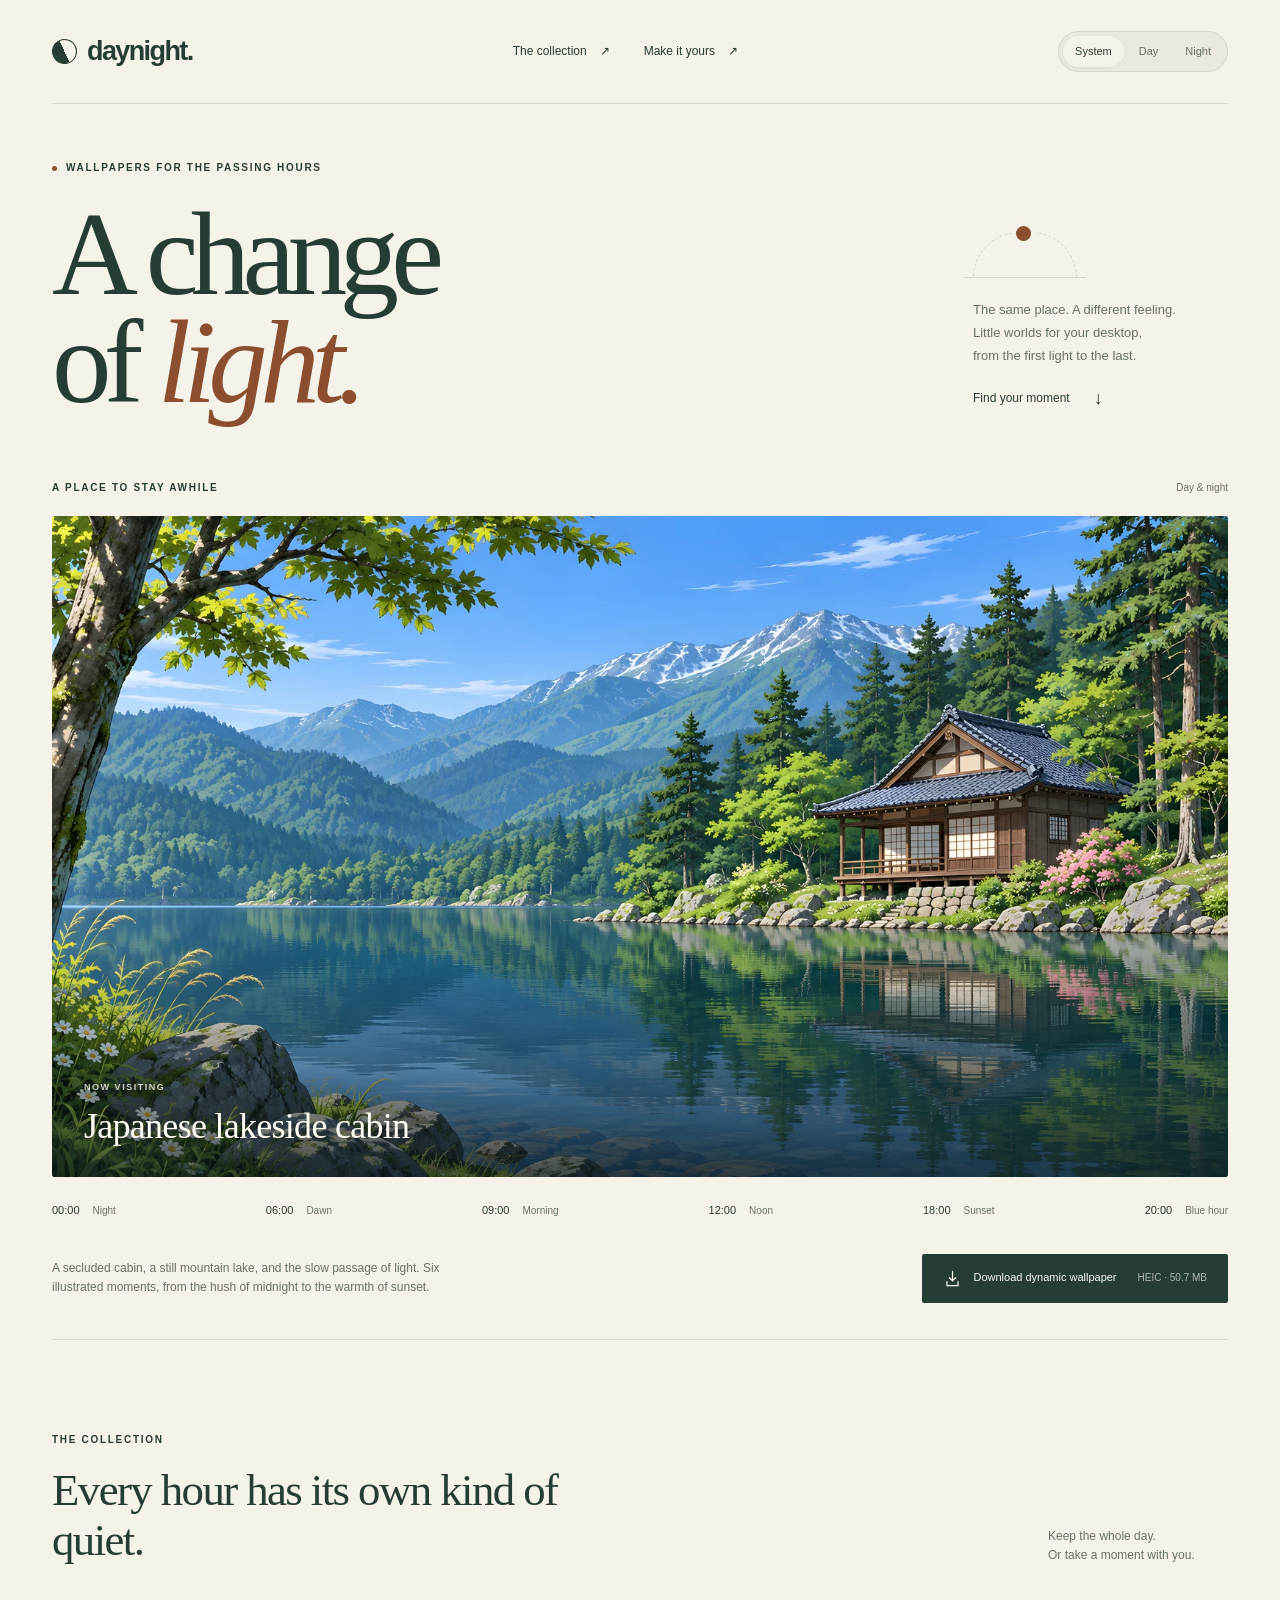
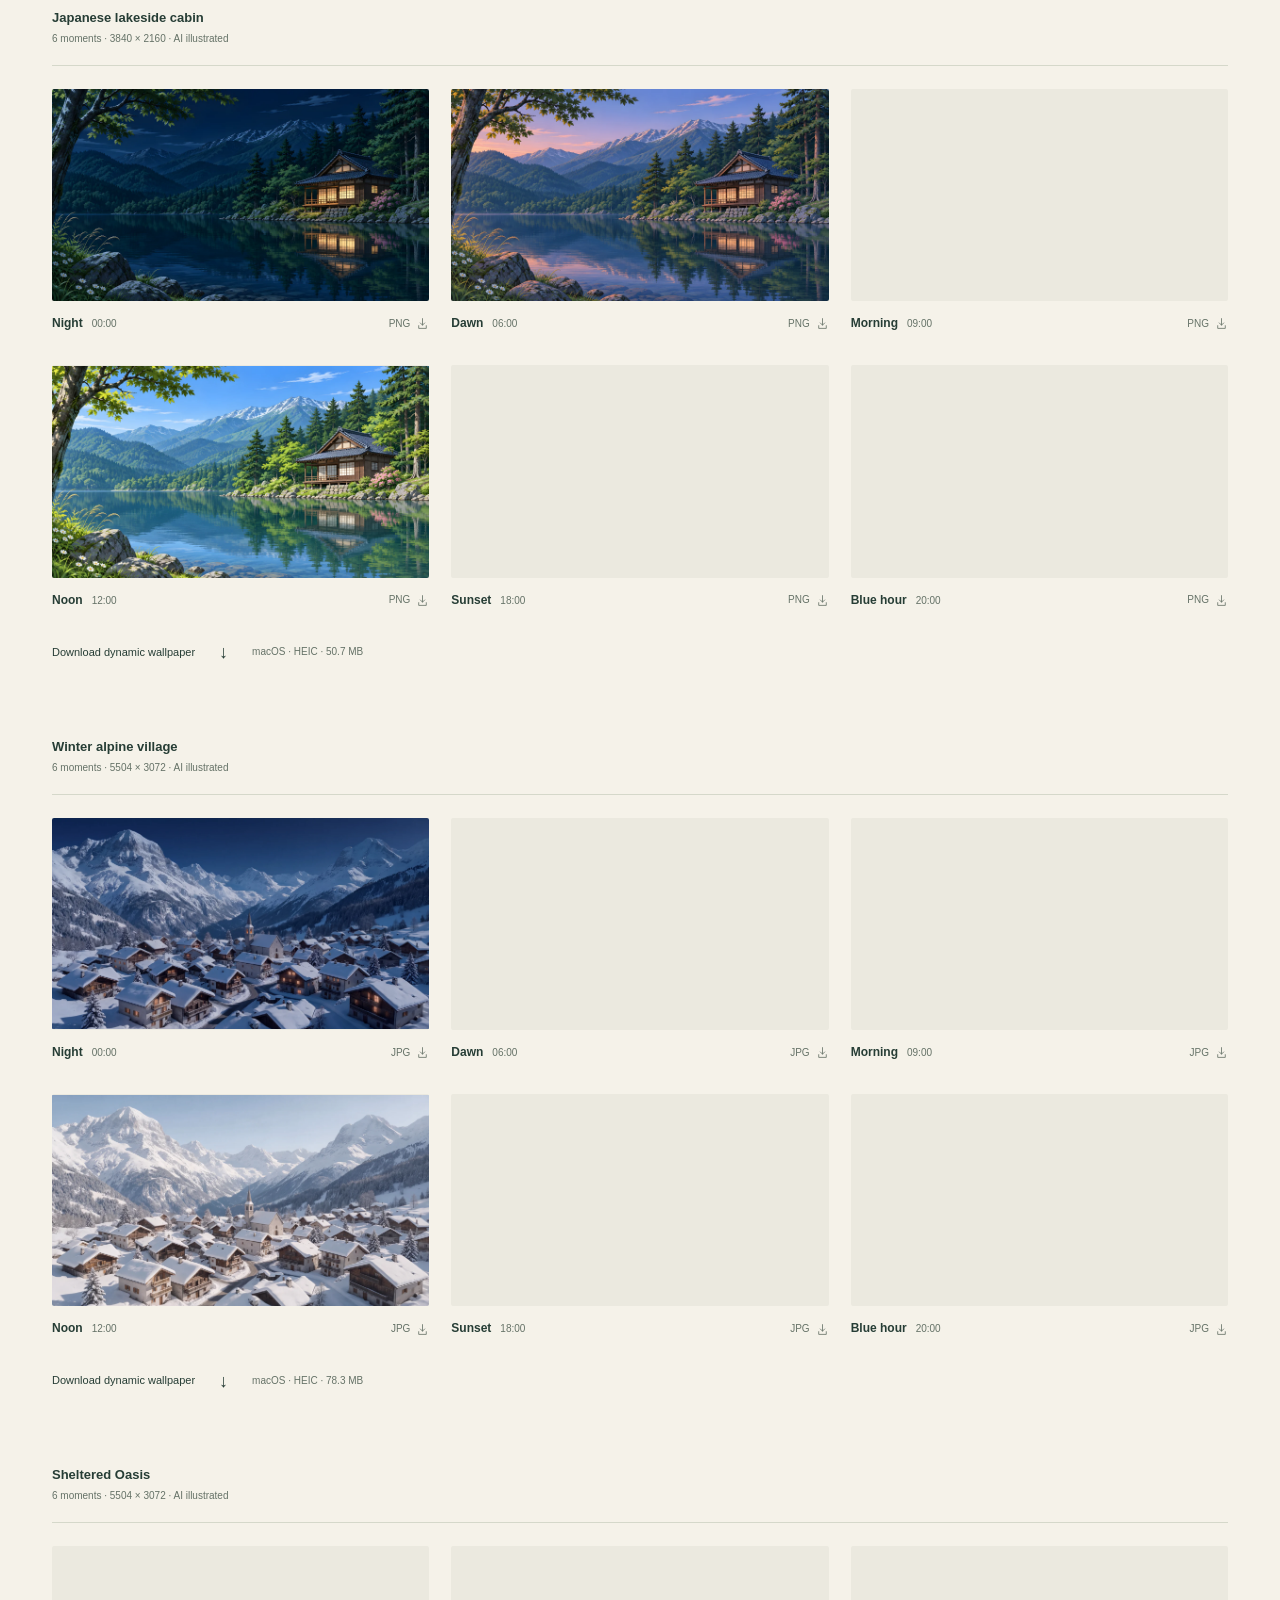
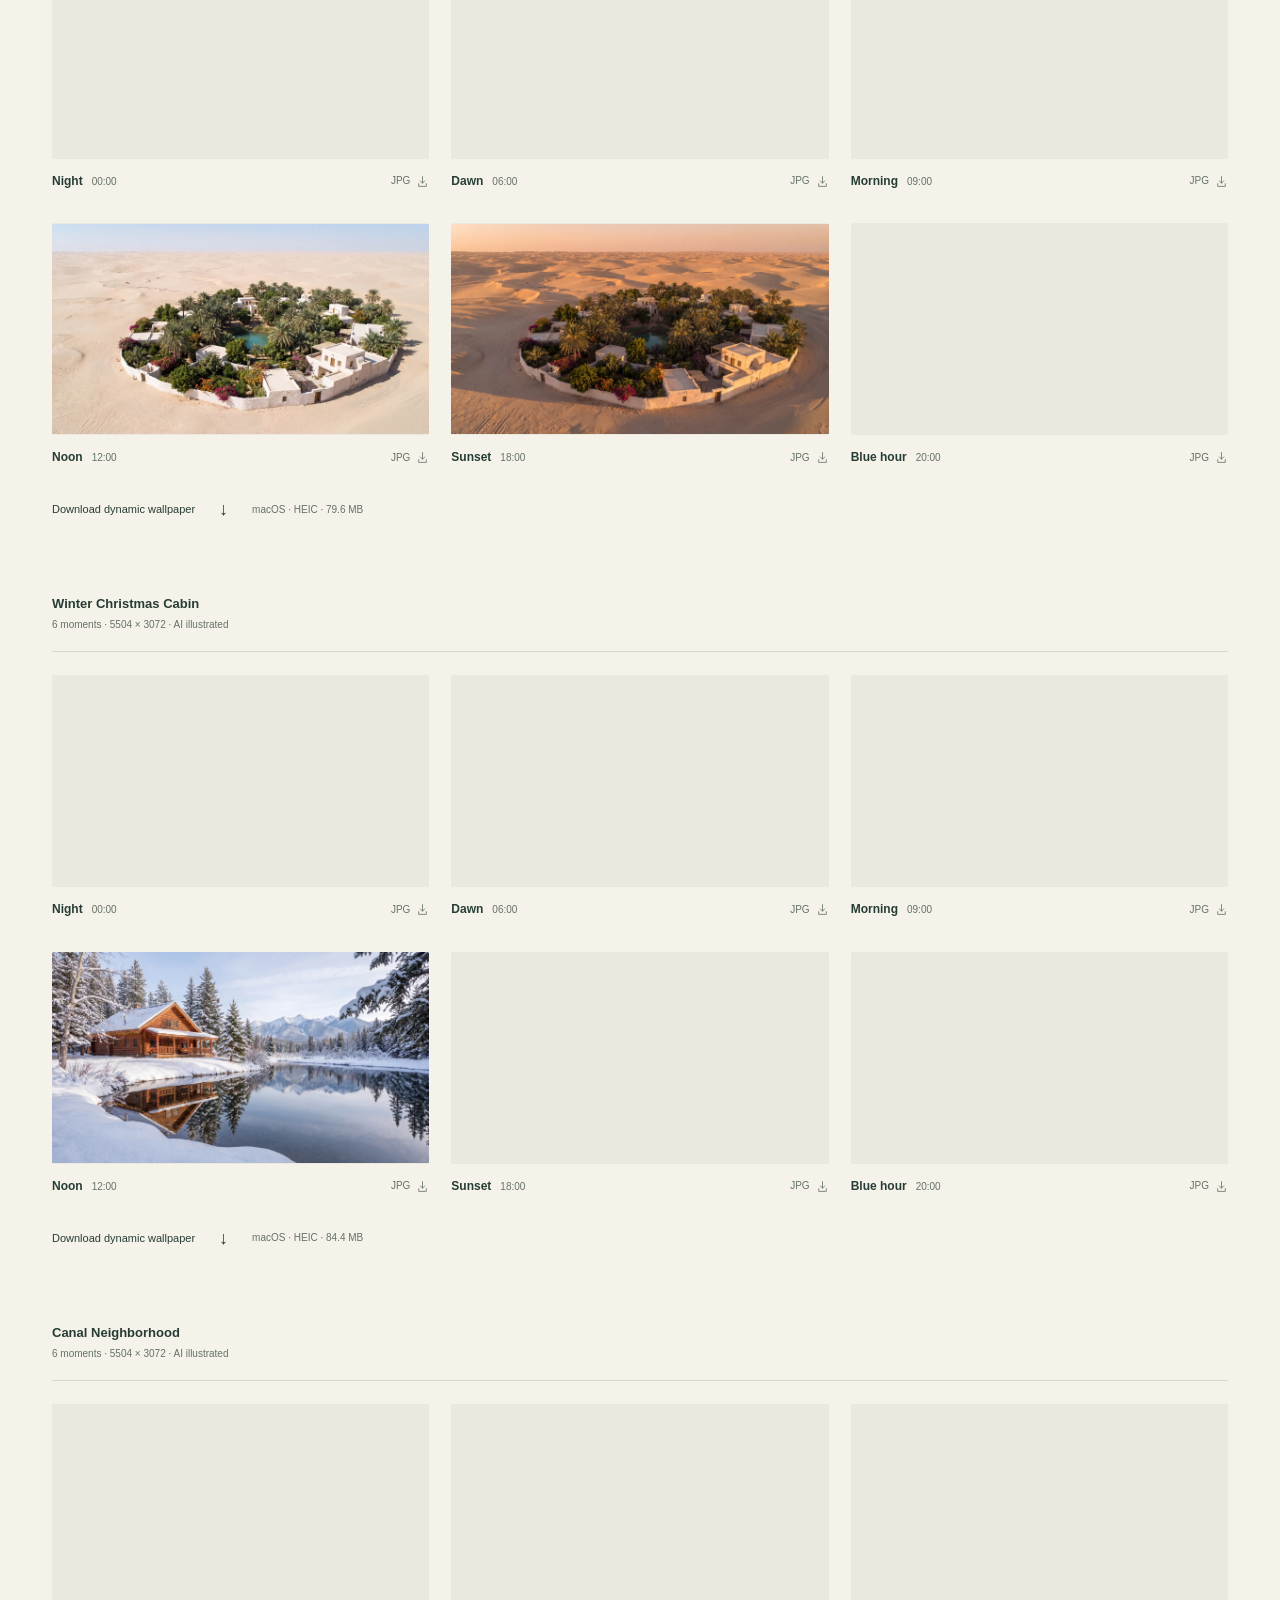
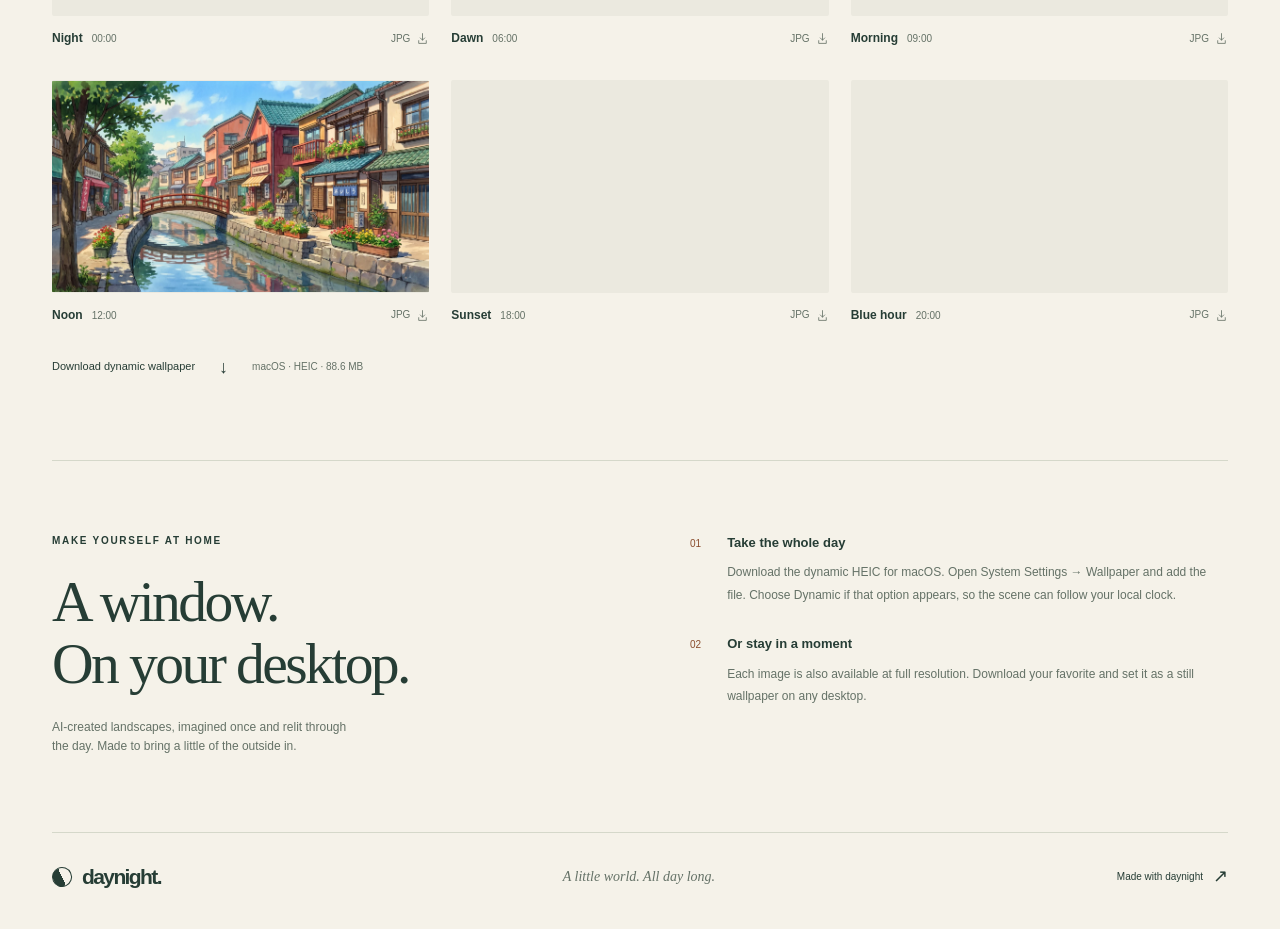
<file: site/index.html>
<!doctype html>
<html lang="en">
<head>
  <meta charset="utf-8">
  <meta name="viewport" content="width=device-width, initial-scale=1">
  <meta name="description" content="A collection of illustrated wallpapers that follow the light. Explore every hour and download a dynamic macOS wallpaper or your favorite still.">
  <title>daynight — A change of light</title>
  <link rel="icon" href="favicon.svg" type="image/svg+xml">
  <link rel="stylesheet" href="styles.css">
</head>
<body>
  <a class="skip-link" href="#collection">Skip to wallpapers</a>
  <header class="site-header wrap">
    <a class="wordmark" href="./" aria-label="daynight home"><span class="mark" aria-hidden="true"></span>daynight<span class="wordmark-dot">.</span></a>
    <nav aria-label="Main navigation"><a href="#collection">The collection <span aria-hidden="true">↗</span></a><a href="#how-to">Make it yours <span aria-hidden="true">↗</span></a></nav>
    <fieldset class="theme-switch">
      <legend class="sr-only">Page appearance</legend>
      <label><input class="sr-only" type="radio" name="appearance" id="appearance-system" checked><span>System</span></label>
      <label><input class="sr-only" type="radio" name="appearance" id="appearance-day"><span>Day</span></label>
      <label><input class="sr-only" type="radio" name="appearance" id="appearance-night"><span>Night</span></label>
    </fieldset>
  </header>

  <main>
    <section class="intro wrap" aria-labelledby="intro-title">
      <div class="eyebrow"><span class="live-dot" aria-hidden="true"></span> Wallpapers for the passing hours</div>
      <div class="intro-row"><h1 id="intro-title">A change<br>of <em>light.</em></h1><div class="intro-note"><div class="orbit" aria-hidden="true"><span></span></div><p>The same place. A different feeling.<br>Little worlds for your desktop,<br>from the first light to the last.</p><a class="text-link" href="#collection">Find your moment <span aria-hidden="true">↓</span></a></div></div>
    </section>

    <section class="featured wrap" aria-label="Featured wallpaper">
      <div class="feature-top"><span class="eyebrow">A place to stay awhile</span><span class="muted">Day &amp; night</span></div>
      <div class="landscape" style="aspect-ratio: 3840 / 2160">
        <a class="hero-frame hero-day" href="wallpapers/japanese-lakeside-cabin/originals/master.png"><img src="wallpapers/japanese-lakeside-cabin/previews/03.webp" alt="Japanese lakeside cabin — Noon" width="3840" height="2160" fetchpriority="high"></a><a class="hero-frame hero-night" href="wallpapers/japanese-lakeside-cabin/originals/night.png"><img src="wallpapers/japanese-lakeside-cabin/previews/00.webp" alt="Japanese lakeside cabin — Night" width="3840" height="2160" fetchpriority="high"></a>
        <div class="image-shade"></div>
        <div class="scene-caption"><span class="eyebrow">Now visiting</span><h2>Japanese lakeside cabin</h2></div>
      </div>
      <nav class="hour-links" aria-label="Browse this scene by time of day"><a href="#japanese-lakeside-cabin-frame-0">00:00<span>Night</span></a>
<a href="#japanese-lakeside-cabin-frame-1">06:00<span>Dawn</span></a>
<a href="#japanese-lakeside-cabin-frame-2">09:00<span>Morning</span></a>
<a href="#japanese-lakeside-cabin-frame-3">12:00<span>Noon</span></a>
<a href="#japanese-lakeside-cabin-frame-4">18:00<span>Sunset</span></a>
<a href="#japanese-lakeside-cabin-frame-5">20:00<span>Blue hour</span></a></nav>
      <div class="feature-bottom"><p>A secluded cabin, a still mountain lake, and the slow passage of light. Six illustrated moments, from the hush of midnight to the warmth of sunset.</p><a class="button" href="wallpapers/japanese-lakeside-cabin/japanese-lakeside-cabin.heic" download><svg viewBox="0 0 24 24" aria-hidden="true"><path d="M12 3v12m-4-4 4 4 4-4M5 16v5h14v-5"/></svg>Download dynamic wallpaper<span class="button-detail">HEIC · 50.7 MB</span></a></div>
    </section>

    <section class="collection wrap" id="collection" aria-labelledby="collection-title">
      <div class="section-heading"><div><span class="eyebrow">The collection</span><h2 id="collection-title">Every hour has its own kind of quiet.</h2></div><p>Keep the whole day.<br>Or take a moment with you.</p></div>
      <div id="collections"><section class="collection-block" aria-labelledby="japanese-lakeside-cabin-title">
        <div class="collection-top"><div><h3 id="japanese-lakeside-cabin-title">Japanese lakeside cabin</h3><p>6 moments · 3840 × 2160 · AI illustrated</p></div></div>
        <div class="frame-grid"><article class="frame-card" id="japanese-lakeside-cabin-frame-0">
          <a class="frame-preview" href="wallpapers/japanese-lakeside-cabin/originals/night.png"><img src="wallpapers/japanese-lakeside-cabin/previews/00.webp" alt="Japanese lakeside cabin — Night" width="3840" height="2160" loading="lazy" decoding="async"><span class="preview-hint" aria-hidden="true">↗</span></a>
          <div class="frame-bottom"><h4 class="frame-name">Night<span class="frame-time">00:00</span></h4><a class="frame-download" href="wallpapers/japanese-lakeside-cabin/originals/night.png" download>PNG <svg viewBox="0 0 24 24" aria-hidden="true"><path d="M12 3v12m-4-4 4 4 4-4M5 16v5h14v-5"/></svg></a></div>
        </article><article class="frame-card" id="japanese-lakeside-cabin-frame-1">
          <a class="frame-preview" href="wallpapers/japanese-lakeside-cabin/originals/dawn.png"><img src="wallpapers/japanese-lakeside-cabin/previews/01.webp" alt="Japanese lakeside cabin — Dawn" width="3840" height="2160" loading="lazy" decoding="async"><span class="preview-hint" aria-hidden="true">↗</span></a>
          <div class="frame-bottom"><h4 class="frame-name">Dawn<span class="frame-time">06:00</span></h4><a class="frame-download" href="wallpapers/japanese-lakeside-cabin/originals/dawn.png" download>PNG <svg viewBox="0 0 24 24" aria-hidden="true"><path d="M12 3v12m-4-4 4 4 4-4M5 16v5h14v-5"/></svg></a></div>
        </article><article class="frame-card" id="japanese-lakeside-cabin-frame-2">
          <a class="frame-preview" href="wallpapers/japanese-lakeside-cabin/originals/morning.png"><img src="wallpapers/japanese-lakeside-cabin/previews/02.webp" alt="Japanese lakeside cabin — Morning" width="3840" height="2160" loading="lazy" decoding="async"><span class="preview-hint" aria-hidden="true">↗</span></a>
          <div class="frame-bottom"><h4 class="frame-name">Morning<span class="frame-time">09:00</span></h4><a class="frame-download" href="wallpapers/japanese-lakeside-cabin/originals/morning.png" download>PNG <svg viewBox="0 0 24 24" aria-hidden="true"><path d="M12 3v12m-4-4 4 4 4-4M5 16v5h14v-5"/></svg></a></div>
        </article><article class="frame-card" id="japanese-lakeside-cabin-frame-3">
          <a class="frame-preview" href="wallpapers/japanese-lakeside-cabin/originals/master.png"><img src="wallpapers/japanese-lakeside-cabin/previews/03.webp" alt="Japanese lakeside cabin — Noon" width="3840" height="2160" loading="lazy" decoding="async"><span class="preview-hint" aria-hidden="true">↗</span></a>
          <div class="frame-bottom"><h4 class="frame-name">Noon<span class="frame-time">12:00</span></h4><a class="frame-download" href="wallpapers/japanese-lakeside-cabin/originals/master.png" download>PNG <svg viewBox="0 0 24 24" aria-hidden="true"><path d="M12 3v12m-4-4 4 4 4-4M5 16v5h14v-5"/></svg></a></div>
        </article><article class="frame-card" id="japanese-lakeside-cabin-frame-4">
          <a class="frame-preview" href="wallpapers/japanese-lakeside-cabin/originals/sunset.png"><img src="wallpapers/japanese-lakeside-cabin/previews/04.webp" alt="Japanese lakeside cabin — Sunset" width="3840" height="2160" loading="lazy" decoding="async"><span class="preview-hint" aria-hidden="true">↗</span></a>
          <div class="frame-bottom"><h4 class="frame-name">Sunset<span class="frame-time">18:00</span></h4><a class="frame-download" href="wallpapers/japanese-lakeside-cabin/originals/sunset.png" download>PNG <svg viewBox="0 0 24 24" aria-hidden="true"><path d="M12 3v12m-4-4 4 4 4-4M5 16v5h14v-5"/></svg></a></div>
        </article><article class="frame-card" id="japanese-lakeside-cabin-frame-5">
          <a class="frame-preview" href="wallpapers/japanese-lakeside-cabin/originals/blue-hour.png"><img src="wallpapers/japanese-lakeside-cabin/previews/05.webp" alt="Japanese lakeside cabin — Blue hour" width="3840" height="2160" loading="lazy" decoding="async"><span class="preview-hint" aria-hidden="true">↗</span></a>
          <div class="frame-bottom"><h4 class="frame-name">Blue hour<span class="frame-time">20:00</span></h4><a class="frame-download" href="wallpapers/japanese-lakeside-cabin/originals/blue-hour.png" download>PNG <svg viewBox="0 0 24 24" aria-hidden="true"><path d="M12 3v12m-4-4 4 4 4-4M5 16v5h14v-5"/></svg></a></div>
        </article></div>
        <div class="collection-download"><a class="text-link" href="wallpapers/japanese-lakeside-cabin/japanese-lakeside-cabin.heic" download>Download dynamic wallpaper <span aria-hidden="true">↓</span></a><span>macOS · HEIC · 50.7 MB</span></div>
      </section>
<section class="collection-block" aria-labelledby="winter-alpine-village-nano-banana-native-20261116-title">
        <div class="collection-top"><div><h3 id="winter-alpine-village-nano-banana-native-20261116-title">Winter alpine village</h3><p>6 moments · 5504 × 3072 · AI illustrated</p></div></div>
        <div class="frame-grid"><article class="frame-card" id="winter-alpine-village-nano-banana-native-20261116-frame-0">
          <a class="frame-preview" href="wallpapers/winter-alpine-village-nano-banana-native-20261116/originals/night.jpg"><img src="wallpapers/winter-alpine-village-nano-banana-native-20261116/previews/00.webp" alt="Winter alpine village — Night" width="5504" height="3072" loading="lazy" decoding="async"><span class="preview-hint" aria-hidden="true">↗</span></a>
          <div class="frame-bottom"><h4 class="frame-name">Night<span class="frame-time">00:00</span></h4><a class="frame-download" href="wallpapers/winter-alpine-village-nano-banana-native-20261116/originals/night.jpg" download>JPG <svg viewBox="0 0 24 24" aria-hidden="true"><path d="M12 3v12m-4-4 4 4 4-4M5 16v5h14v-5"/></svg></a></div>
        </article><article class="frame-card" id="winter-alpine-village-nano-banana-native-20261116-frame-1">
          <a class="frame-preview" href="wallpapers/winter-alpine-village-nano-banana-native-20261116/originals/dawn.jpg"><img src="wallpapers/winter-alpine-village-nano-banana-native-20261116/previews/01.webp" alt="Winter alpine village — Dawn" width="5504" height="3072" loading="lazy" decoding="async"><span class="preview-hint" aria-hidden="true">↗</span></a>
          <div class="frame-bottom"><h4 class="frame-name">Dawn<span class="frame-time">06:00</span></h4><a class="frame-download" href="wallpapers/winter-alpine-village-nano-banana-native-20261116/originals/dawn.jpg" download>JPG <svg viewBox="0 0 24 24" aria-hidden="true"><path d="M12 3v12m-4-4 4 4 4-4M5 16v5h14v-5"/></svg></a></div>
        </article><article class="frame-card" id="winter-alpine-village-nano-banana-native-20261116-frame-2">
          <a class="frame-preview" href="wallpapers/winter-alpine-village-nano-banana-native-20261116/originals/morning.jpg"><img src="wallpapers/winter-alpine-village-nano-banana-native-20261116/previews/02.webp" alt="Winter alpine village — Morning" width="5504" height="3072" loading="lazy" decoding="async"><span class="preview-hint" aria-hidden="true">↗</span></a>
          <div class="frame-bottom"><h4 class="frame-name">Morning<span class="frame-time">09:00</span></h4><a class="frame-download" href="wallpapers/winter-alpine-village-nano-banana-native-20261116/originals/morning.jpg" download>JPG <svg viewBox="0 0 24 24" aria-hidden="true"><path d="M12 3v12m-4-4 4 4 4-4M5 16v5h14v-5"/></svg></a></div>
        </article><article class="frame-card" id="winter-alpine-village-nano-banana-native-20261116-frame-3">
          <a class="frame-preview" href="wallpapers/winter-alpine-village-nano-banana-native-20261116/originals/master.jpg"><img src="wallpapers/winter-alpine-village-nano-banana-native-20261116/previews/03.webp" alt="Winter alpine village — Noon" width="5504" height="3072" loading="lazy" decoding="async"><span class="preview-hint" aria-hidden="true">↗</span></a>
          <div class="frame-bottom"><h4 class="frame-name">Noon<span class="frame-time">12:00</span></h4><a class="frame-download" href="wallpapers/winter-alpine-village-nano-banana-native-20261116/originals/master.jpg" download>JPG <svg viewBox="0 0 24 24" aria-hidden="true"><path d="M12 3v12m-4-4 4 4 4-4M5 16v5h14v-5"/></svg></a></div>
        </article><article class="frame-card" id="winter-alpine-village-nano-banana-native-20261116-frame-4">
          <a class="frame-preview" href="wallpapers/winter-alpine-village-nano-banana-native-20261116/originals/sunset.jpg"><img src="wallpapers/winter-alpine-village-nano-banana-native-20261116/previews/04.webp" alt="Winter alpine village — Sunset" width="5504" height="3072" loading="lazy" decoding="async"><span class="preview-hint" aria-hidden="true">↗</span></a>
          <div class="frame-bottom"><h4 class="frame-name">Sunset<span class="frame-time">18:00</span></h4><a class="frame-download" href="wallpapers/winter-alpine-village-nano-banana-native-20261116/originals/sunset.jpg" download>JPG <svg viewBox="0 0 24 24" aria-hidden="true"><path d="M12 3v12m-4-4 4 4 4-4M5 16v5h14v-5"/></svg></a></div>
        </article><article class="frame-card" id="winter-alpine-village-nano-banana-native-20261116-frame-5">
          <a class="frame-preview" href="wallpapers/winter-alpine-village-nano-banana-native-20261116/originals/blue-hour.jpg"><img src="wallpapers/winter-alpine-village-nano-banana-native-20261116/previews/05.webp" alt="Winter alpine village — Blue hour" width="5504" height="3072" loading="lazy" decoding="async"><span class="preview-hint" aria-hidden="true">↗</span></a>
          <div class="frame-bottom"><h4 class="frame-name">Blue hour<span class="frame-time">20:00</span></h4><a class="frame-download" href="wallpapers/winter-alpine-village-nano-banana-native-20261116/originals/blue-hour.jpg" download>JPG <svg viewBox="0 0 24 24" aria-hidden="true"><path d="M12 3v12m-4-4 4 4 4-4M5 16v5h14v-5"/></svg></a></div>
        </article></div>
        <div class="collection-download"><a class="text-link" href="wallpapers/winter-alpine-village-nano-banana-native-20261116/winter-alpine-village-nano-banana-native-20261116.heic" download>Download dynamic wallpaper <span aria-hidden="true">↓</span></a><span>macOS · HEIC · 78.3 MB</span></div>
      </section>
<section class="collection-block" aria-labelledby="sheltered-oasis-title">
        <div class="collection-top"><div><h3 id="sheltered-oasis-title">Sheltered Oasis</h3><p>6 moments · 5504 × 3072 · AI illustrated</p></div></div>
        <div class="frame-grid"><article class="frame-card" id="sheltered-oasis-frame-0">
          <a class="frame-preview" href="wallpapers/sheltered-oasis/originals/night.jpg"><img src="wallpapers/sheltered-oasis/previews/00.webp" alt="Sheltered Oasis — Night" width="5504" height="3072" loading="lazy" decoding="async"><span class="preview-hint" aria-hidden="true">↗</span></a>
          <div class="frame-bottom"><h4 class="frame-name">Night<span class="frame-time">00:00</span></h4><a class="frame-download" href="wallpapers/sheltered-oasis/originals/night.jpg" download>JPG <svg viewBox="0 0 24 24" aria-hidden="true"><path d="M12 3v12m-4-4 4 4 4-4M5 16v5h14v-5"/></svg></a></div>
        </article><article class="frame-card" id="sheltered-oasis-frame-1">
          <a class="frame-preview" href="wallpapers/sheltered-oasis/originals/dawn.jpg"><img src="wallpapers/sheltered-oasis/previews/01.webp" alt="Sheltered Oasis — Dawn" width="5504" height="3072" loading="lazy" decoding="async"><span class="preview-hint" aria-hidden="true">↗</span></a>
          <div class="frame-bottom"><h4 class="frame-name">Dawn<span class="frame-time">06:00</span></h4><a class="frame-download" href="wallpapers/sheltered-oasis/originals/dawn.jpg" download>JPG <svg viewBox="0 0 24 24" aria-hidden="true"><path d="M12 3v12m-4-4 4 4 4-4M5 16v5h14v-5"/></svg></a></div>
        </article><article class="frame-card" id="sheltered-oasis-frame-2">
          <a class="frame-preview" href="wallpapers/sheltered-oasis/originals/morning.jpg"><img src="wallpapers/sheltered-oasis/previews/02.webp" alt="Sheltered Oasis — Morning" width="5504" height="3072" loading="lazy" decoding="async"><span class="preview-hint" aria-hidden="true">↗</span></a>
          <div class="frame-bottom"><h4 class="frame-name">Morning<span class="frame-time">09:00</span></h4><a class="frame-download" href="wallpapers/sheltered-oasis/originals/morning.jpg" download>JPG <svg viewBox="0 0 24 24" aria-hidden="true"><path d="M12 3v12m-4-4 4 4 4-4M5 16v5h14v-5"/></svg></a></div>
        </article><article class="frame-card" id="sheltered-oasis-frame-3">
          <a class="frame-preview" href="wallpapers/sheltered-oasis/originals/master.jpg"><img src="wallpapers/sheltered-oasis/previews/03.webp" alt="Sheltered Oasis — Noon" width="5504" height="3072" loading="lazy" decoding="async"><span class="preview-hint" aria-hidden="true">↗</span></a>
          <div class="frame-bottom"><h4 class="frame-name">Noon<span class="frame-time">12:00</span></h4><a class="frame-download" href="wallpapers/sheltered-oasis/originals/master.jpg" download>JPG <svg viewBox="0 0 24 24" aria-hidden="true"><path d="M12 3v12m-4-4 4 4 4-4M5 16v5h14v-5"/></svg></a></div>
        </article><article class="frame-card" id="sheltered-oasis-frame-4">
          <a class="frame-preview" href="wallpapers/sheltered-oasis/originals/sunset.jpg"><img src="wallpapers/sheltered-oasis/previews/04.webp" alt="Sheltered Oasis — Sunset" width="5504" height="3072" loading="lazy" decoding="async"><span class="preview-hint" aria-hidden="true">↗</span></a>
          <div class="frame-bottom"><h4 class="frame-name">Sunset<span class="frame-time">18:00</span></h4><a class="frame-download" href="wallpapers/sheltered-oasis/originals/sunset.jpg" download>JPG <svg viewBox="0 0 24 24" aria-hidden="true"><path d="M12 3v12m-4-4 4 4 4-4M5 16v5h14v-5"/></svg></a></div>
        </article><article class="frame-card" id="sheltered-oasis-frame-5">
          <a class="frame-preview" href="wallpapers/sheltered-oasis/originals/blue-hour.jpg"><img src="wallpapers/sheltered-oasis/previews/05.webp" alt="Sheltered Oasis — Blue hour" width="5504" height="3072" loading="lazy" decoding="async"><span class="preview-hint" aria-hidden="true">↗</span></a>
          <div class="frame-bottom"><h4 class="frame-name">Blue hour<span class="frame-time">20:00</span></h4><a class="frame-download" href="wallpapers/sheltered-oasis/originals/blue-hour.jpg" download>JPG <svg viewBox="0 0 24 24" aria-hidden="true"><path d="M12 3v12m-4-4 4 4 4-4M5 16v5h14v-5"/></svg></a></div>
        </article></div>
        <div class="collection-download"><a class="text-link" href="wallpapers/sheltered-oasis/sheltered-oasis.heic" download>Download dynamic wallpaper <span aria-hidden="true">↓</span></a><span>macOS · HEIC · 79.6 MB</span></div>
      </section>
<section class="collection-block" aria-labelledby="winter-christmas-cabin-title">
        <div class="collection-top"><div><h3 id="winter-christmas-cabin-title">Winter Christmas Cabin</h3><p>6 moments · 5504 × 3072 · AI illustrated</p></div></div>
        <div class="frame-grid"><article class="frame-card" id="winter-christmas-cabin-frame-0">
          <a class="frame-preview" href="wallpapers/winter-christmas-cabin/originals/night.jpg"><img src="wallpapers/winter-christmas-cabin/previews/00.webp" alt="Winter Christmas Cabin — Night" width="5504" height="3072" loading="lazy" decoding="async"><span class="preview-hint" aria-hidden="true">↗</span></a>
          <div class="frame-bottom"><h4 class="frame-name">Night<span class="frame-time">00:00</span></h4><a class="frame-download" href="wallpapers/winter-christmas-cabin/originals/night.jpg" download>JPG <svg viewBox="0 0 24 24" aria-hidden="true"><path d="M12 3v12m-4-4 4 4 4-4M5 16v5h14v-5"/></svg></a></div>
        </article><article class="frame-card" id="winter-christmas-cabin-frame-1">
          <a class="frame-preview" href="wallpapers/winter-christmas-cabin/originals/dawn.jpg"><img src="wallpapers/winter-christmas-cabin/previews/01.webp" alt="Winter Christmas Cabin — Dawn" width="5504" height="3072" loading="lazy" decoding="async"><span class="preview-hint" aria-hidden="true">↗</span></a>
          <div class="frame-bottom"><h4 class="frame-name">Dawn<span class="frame-time">06:00</span></h4><a class="frame-download" href="wallpapers/winter-christmas-cabin/originals/dawn.jpg" download>JPG <svg viewBox="0 0 24 24" aria-hidden="true"><path d="M12 3v12m-4-4 4 4 4-4M5 16v5h14v-5"/></svg></a></div>
        </article><article class="frame-card" id="winter-christmas-cabin-frame-2">
          <a class="frame-preview" href="wallpapers/winter-christmas-cabin/originals/morning.jpg"><img src="wallpapers/winter-christmas-cabin/previews/02.webp" alt="Winter Christmas Cabin — Morning" width="5504" height="3072" loading="lazy" decoding="async"><span class="preview-hint" aria-hidden="true">↗</span></a>
          <div class="frame-bottom"><h4 class="frame-name">Morning<span class="frame-time">09:00</span></h4><a class="frame-download" href="wallpapers/winter-christmas-cabin/originals/morning.jpg" download>JPG <svg viewBox="0 0 24 24" aria-hidden="true"><path d="M12 3v12m-4-4 4 4 4-4M5 16v5h14v-5"/></svg></a></div>
        </article><article class="frame-card" id="winter-christmas-cabin-frame-3">
          <a class="frame-preview" href="wallpapers/winter-christmas-cabin/originals/master.jpg"><img src="wallpapers/winter-christmas-cabin/previews/03.webp" alt="Winter Christmas Cabin — Noon" width="5504" height="3072" loading="lazy" decoding="async"><span class="preview-hint" aria-hidden="true">↗</span></a>
          <div class="frame-bottom"><h4 class="frame-name">Noon<span class="frame-time">12:00</span></h4><a class="frame-download" href="wallpapers/winter-christmas-cabin/originals/master.jpg" download>JPG <svg viewBox="0 0 24 24" aria-hidden="true"><path d="M12 3v12m-4-4 4 4 4-4M5 16v5h14v-5"/></svg></a></div>
        </article><article class="frame-card" id="winter-christmas-cabin-frame-4">
          <a class="frame-preview" href="wallpapers/winter-christmas-cabin/originals/sunset.jpg"><img src="wallpapers/winter-christmas-cabin/previews/04.webp" alt="Winter Christmas Cabin — Sunset" width="5504" height="3072" loading="lazy" decoding="async"><span class="preview-hint" aria-hidden="true">↗</span></a>
          <div class="frame-bottom"><h4 class="frame-name">Sunset<span class="frame-time">18:00</span></h4><a class="frame-download" href="wallpapers/winter-christmas-cabin/originals/sunset.jpg" download>JPG <svg viewBox="0 0 24 24" aria-hidden="true"><path d="M12 3v12m-4-4 4 4 4-4M5 16v5h14v-5"/></svg></a></div>
        </article><article class="frame-card" id="winter-christmas-cabin-frame-5">
          <a class="frame-preview" href="wallpapers/winter-christmas-cabin/originals/blue-hour.jpg"><img src="wallpapers/winter-christmas-cabin/previews/05.webp" alt="Winter Christmas Cabin — Blue hour" width="5504" height="3072" loading="lazy" decoding="async"><span class="preview-hint" aria-hidden="true">↗</span></a>
          <div class="frame-bottom"><h4 class="frame-name">Blue hour<span class="frame-time">20:00</span></h4><a class="frame-download" href="wallpapers/winter-christmas-cabin/originals/blue-hour.jpg" download>JPG <svg viewBox="0 0 24 24" aria-hidden="true"><path d="M12 3v12m-4-4 4 4 4-4M5 16v5h14v-5"/></svg></a></div>
        </article></div>
        <div class="collection-download"><a class="text-link" href="wallpapers/winter-christmas-cabin/winter-christmas-cabin.heic" download>Download dynamic wallpaper <span aria-hidden="true">↓</span></a><span>macOS · HEIC · 84.4 MB</span></div>
      </section>
<section class="collection-block" aria-labelledby="canal-neighborhood-title">
        <div class="collection-top"><div><h3 id="canal-neighborhood-title">Canal Neighborhood</h3><p>6 moments · 5504 × 3072 · AI illustrated</p></div></div>
        <div class="frame-grid"><article class="frame-card" id="canal-neighborhood-frame-0">
          <a class="frame-preview" href="wallpapers/canal-neighborhood/originals/night.jpg"><img src="wallpapers/canal-neighborhood/previews/00.webp" alt="Canal Neighborhood — Night" width="5504" height="3072" loading="lazy" decoding="async"><span class="preview-hint" aria-hidden="true">↗</span></a>
          <div class="frame-bottom"><h4 class="frame-name">Night<span class="frame-time">00:00</span></h4><a class="frame-download" href="wallpapers/canal-neighborhood/originals/night.jpg" download>JPG <svg viewBox="0 0 24 24" aria-hidden="true"><path d="M12 3v12m-4-4 4 4 4-4M5 16v5h14v-5"/></svg></a></div>
        </article><article class="frame-card" id="canal-neighborhood-frame-1">
          <a class="frame-preview" href="wallpapers/canal-neighborhood/originals/dawn.jpg"><img src="wallpapers/canal-neighborhood/previews/01.webp" alt="Canal Neighborhood — Dawn" width="5504" height="3072" loading="lazy" decoding="async"><span class="preview-hint" aria-hidden="true">↗</span></a>
          <div class="frame-bottom"><h4 class="frame-name">Dawn<span class="frame-time">06:00</span></h4><a class="frame-download" href="wallpapers/canal-neighborhood/originals/dawn.jpg" download>JPG <svg viewBox="0 0 24 24" aria-hidden="true"><path d="M12 3v12m-4-4 4 4 4-4M5 16v5h14v-5"/></svg></a></div>
        </article><article class="frame-card" id="canal-neighborhood-frame-2">
          <a class="frame-preview" href="wallpapers/canal-neighborhood/originals/morning.jpg"><img src="wallpapers/canal-neighborhood/previews/02.webp" alt="Canal Neighborhood — Morning" width="5504" height="3072" loading="lazy" decoding="async"><span class="preview-hint" aria-hidden="true">↗</span></a>
          <div class="frame-bottom"><h4 class="frame-name">Morning<span class="frame-time">09:00</span></h4><a class="frame-download" href="wallpapers/canal-neighborhood/originals/morning.jpg" download>JPG <svg viewBox="0 0 24 24" aria-hidden="true"><path d="M12 3v12m-4-4 4 4 4-4M5 16v5h14v-5"/></svg></a></div>
        </article><article class="frame-card" id="canal-neighborhood-frame-3">
          <a class="frame-preview" href="wallpapers/canal-neighborhood/originals/master.jpg"><img src="wallpapers/canal-neighborhood/previews/03.webp" alt="Canal Neighborhood — Noon" width="5504" height="3072" loading="lazy" decoding="async"><span class="preview-hint" aria-hidden="true">↗</span></a>
          <div class="frame-bottom"><h4 class="frame-name">Noon<span class="frame-time">12:00</span></h4><a class="frame-download" href="wallpapers/canal-neighborhood/originals/master.jpg" download>JPG <svg viewBox="0 0 24 24" aria-hidden="true"><path d="M12 3v12m-4-4 4 4 4-4M5 16v5h14v-5"/></svg></a></div>
        </article><article class="frame-card" id="canal-neighborhood-frame-4">
          <a class="frame-preview" href="wallpapers/canal-neighborhood/originals/sunset.jpg"><img src="wallpapers/canal-neighborhood/previews/04.webp" alt="Canal Neighborhood — Sunset" width="5504" height="3072" loading="lazy" decoding="async"><span class="preview-hint" aria-hidden="true">↗</span></a>
          <div class="frame-bottom"><h4 class="frame-name">Sunset<span class="frame-time">18:00</span></h4><a class="frame-download" href="wallpapers/canal-neighborhood/originals/sunset.jpg" download>JPG <svg viewBox="0 0 24 24" aria-hidden="true"><path d="M12 3v12m-4-4 4 4 4-4M5 16v5h14v-5"/></svg></a></div>
        </article><article class="frame-card" id="canal-neighborhood-frame-5">
          <a class="frame-preview" href="wallpapers/canal-neighborhood/originals/blue-hour.jpg"><img src="wallpapers/canal-neighborhood/previews/05.webp" alt="Canal Neighborhood — Blue hour" width="5504" height="3072" loading="lazy" decoding="async"><span class="preview-hint" aria-hidden="true">↗</span></a>
          <div class="frame-bottom"><h4 class="frame-name">Blue hour<span class="frame-time">20:00</span></h4><a class="frame-download" href="wallpapers/canal-neighborhood/originals/blue-hour.jpg" download>JPG <svg viewBox="0 0 24 24" aria-hidden="true"><path d="M12 3v12m-4-4 4 4 4-4M5 16v5h14v-5"/></svg></a></div>
        </article></div>
        <div class="collection-download"><a class="text-link" href="wallpapers/canal-neighborhood/canal-neighborhood.heic" download>Download dynamic wallpaper <span aria-hidden="true">↓</span></a><span>macOS · HEIC · 88.6 MB</span></div>
      </section></div>
    </section>

    <section class="how-to wrap" id="how-to" aria-labelledby="how-to-title"><div class="how-to-intro"><span class="eyebrow">Make yourself at home</span><h2 id="how-to-title">A window.<br>On your desktop.</h2><p>AI-created landscapes, imagined once and relit through the day. Made to bring a little of the outside in.</p></div><div class="instructions"><div class="instruction"><span class="step">01</span><div><h3>Take the whole day</h3><p>Download the dynamic HEIC for macOS. Open System Settings → Wallpaper and add the file. Choose Dynamic if that option appears, so the scene can follow your local clock.</p></div></div><div class="instruction"><span class="step">02</span><div><h3>Or stay in a moment</h3><p>Each image is also available at full resolution. Download your favorite and set it as a still wallpaper on any desktop.</p></div></div></div></section>
  </main>

  <footer class="site-footer wrap"><a class="wordmark" href="./"><span class="mark" aria-hidden="true"></span>daynight.</a><p>A little world. All day long.</p><a class="text-link" href="https://github.com/thor010111/daynight">Made with daynight <span aria-hidden="true">↗</span></a></footer>

</body>
</html>
</file>
<file: site/styles.css>
@charset "UTF-8";
:root {
  color-scheme: light;
  --paper: #f5f2e9;
  --ink: #263d35;
  --muted: #657267;
  --line: #d5d8ca;
  --soft: #ebe9df;
  --accent: #8b4e2e;
  --button: #263d35;
  --button-text: #faf8f1;
  --serif: Georgia,'Times New Roman',serif;
  --sans: -apple-system,BlinkMacSystemFont,'Segoe UI',sans-serif;
}
* {
  box-sizing: border-box;
}
html {
  scroll-behavior: smooth;
  scroll-padding-top: 32px;
}
body {
  margin: 0;
  background: var(--paper);
  color: var(--ink);
  font: 15px/1.6 var(--sans);
  transition: background-color .5s,color .5s;
}
button,input,select {
  font: inherit;
}
button,a,input,select {
  -webkit-tap-highlight-color: transparent;
}
button,a,select {
  touch-action: manipulation;
}
button {
  cursor: pointer;
}
a {
  color: inherit;
  text-decoration: none;
}
a:hover {
  text-decoration: underline;
  text-underline-offset: 5px;
}
button:focus-visible,a:focus-visible,input:focus-visible,select:focus-visible {
  outline: 3px solid var(--accent);
  outline-offset: 5px;
}
button svg,a svg {
  width: 19px;
  height: 19px;
  fill: none;
  stroke: currentColor;
  stroke-width: 1.5;
  stroke-linecap: round;
  stroke-linejoin: round;
  flex-shrink: 0;
}
button {
  color: inherit;
}
img {
  display: block;
  max-width: 100%;
}
[hidden] {
  display: none!important;
}
.wrap {
  width: min(1320px,calc(100% - 104px));
  margin-inline: auto;
}
.eyebrow {
  font-size: 10px;
  letter-spacing: .17em;
  font-weight: 600;
  text-transform: uppercase;
}
.muted {
  color: var(--muted);
}
.text-link {
  font-size: 12px;
  display: inline-flex;
  gap: 24px;
  align-items: center;
}
.text-link span {
  font-size: 18px;
}
.sr-only {
  position: absolute;
  width: 1px;
  height: 1px;
  padding: 0;
  margin: -1px;
  overflow: hidden;
  clip-path: inset(50%);
  white-space: nowrap;
  border: 0;
}
.skip-link {
  position: absolute;
  z-index: 10;
  top: 12px;
  left: 20px;
  background: var(--paper);
  padding: 12px;
  transform: translateY(-200%);
}
.skip-link:focus {
  transform: none;
}
.site-header {
  height: 104px;
  display: flex;
  align-items: center;
  justify-content: space-between;
  border-bottom: 1px solid var(--line);
  gap: 24px;
}
.wordmark {
  display: flex;
  align-items: center;
  font-size: 27px;
  letter-spacing: -1.6px;
  font-weight: 650;
  line-height: 1;
  gap: 10px;
}
.wordmark:hover {
  text-decoration: none;
}
.wordmark-dot {
  margin-left: -10px;
}
.mark {
  width: 25px;
  height: 25px;
  border-radius: 50%;
  border: 1.5px solid currentColor;
  background: linear-gradient(90deg,currentColor 50%,transparent 50%);
  display: inline-block;
  flex-shrink: 0;
  transform: rotate(-25deg);
}
nav {
  display: flex;
  gap: 34px;
  font-size: 12px;
}
nav a {
  display: flex;
  gap: 13px;
  align-items: center;
}
.theme-switch {
  display: flex;
  gap: 3px;
  border: 1px solid var(--line);
  border-radius: 30px;
  padding: 4px;
  background: var(--soft);
  margin: 0;
  min-width: 0;
}
.theme-switch label {
  display: flex;
  align-items: center;
  gap: 7px;
  padding: 7px 12px;
  border: 0;
  background: transparent;
  border-radius: 24px;
  color: var(--muted);
  font-size: 11px;
}
.theme-switch label:has(input:checked) {
  background: var(--paper);
  color: var(--ink);
  box-shadow: 0 1px 4px #0000000d;
}
.theme-switch svg {
  width: 15px;
  height: 15px;
}
.intro {
  padding-top: 56px;
  padding-bottom: 58px;
}
.intro>.eyebrow {
  display: flex;
  align-items: center;
  gap: 9px;
}
.live-dot {
  width: 5px;
  height: 5px;
  border-radius: 50%;
  background: var(--accent);
}
.intro-row {
  display: flex;
  justify-content: space-between;
  align-items: flex-end;
  gap: 36px;
  margin-top: 24px;
}
h1,h2,h3,p {
  margin: 0;
}
h1 {
  font: 400 clamp(78px,9.3vw,140px)/.91 var(--serif);
  letter-spacing: -.065em;
}
h1 em {
  font-weight: 400;
  color: var(--accent);
}
.intro-note {
  width: 255px;
  padding-bottom: 4px;
}
.intro-note p {
  font-size: 13px;
  line-height: 1.8;
  color: var(--muted);
  margin: 20px 0 16px;
}
.orbit {
  width: 104px;
  height: 46px;
  position: relative;
  border: 1px dashed var(--line);
  border-bottom: 0;
  border-radius: 110px 110px 0 0;
}
.orbit:after {
  content: '';
  position: absolute;
  bottom: 0;
  left: -10px;
  right: -10px;
  height: 1px;
  background: var(--line);
}
.orbit span {
  position: absolute;
  top: -7px;
  left: 42px;
  width: 15px;
  height: 15px;
  border-radius: 50%;
  background: var(--accent);
  box-shadow: var(--orbit-shadow,0 0 0 5px var(--paper));
}
.feature-top {
  display: flex;
  justify-content: space-between;
  align-items: center;
  margin-bottom: 15px;
  min-height: 26px;
}
.landscape {
  position: relative;
  overflow: hidden;
  isolation: isolate;
  background: var(--soft);
  aspect-ratio: 1672/941;
  border-radius: 3px;
}
.landscape>img {
  width: 100%;
  height: 100%;
  object-fit: contain;
}
.image-shade {
  position: absolute;
  inset: 0;
  background: linear-gradient(transparent 65%,#081518b3);
  pointer-events: none;
}
.scene-caption {
  position: absolute;
  left: 32px;
  bottom: 29px;
  color: #fffdf5;
  pointer-events: none;
}
.scene-caption>.eyebrow {
  opacity: .8;
  font-size: 9px;
}
.scene-caption h2 {
  font: 400 clamp(22px,3vw,36px)/1.2 var(--serif);
  letter-spacing: -.02em;
  margin-top: 8px;
}
.feature-bottom {
  display: grid;
  grid-template-columns: 1fr auto;
  gap: 8px 48px;
  border-bottom: 1px solid var(--line);
  padding: 29px 0 36px;
  align-items: center;
}
.feature-bottom p {
  font-size: 12px;
  color: var(--muted);
  max-width: 410px;
}
.button {
  display: inline-flex;
  align-items: center;
  justify-content: center;
  gap: 11px;
  background: var(--button);
  color: var(--button-text);
  padding: 15px 21px;
  font-size: 11px;
  border-radius: 2px;
}
.button:hover {
  text-decoration: none;
  filter: brightness(1.15);
}
.button-detail {
  opacity: .65;
  font-size: 10px;
  margin-left: 10px;
}
.collection {
  padding-top: 86px;
  padding-bottom: 78px;
}
.section-heading {
  display: flex;
  justify-content: space-between;
  align-items: flex-end;
  gap: 30px;
  margin-bottom: 43px;
}
.section-heading h2 {
  font: 400 clamp(29px,3.5vw,45px)/1.12 var(--serif);
  letter-spacing: -.035em;
  max-width: 590px;
  margin-top: 15px;
}
.section-heading>p {
  color: var(--muted);
  font-size: 12px;
  min-width: 180px;
}
.collection-block+.collection-block {
  margin-top: 70px;
}
.collection-top {
  display: flex;
  justify-content: space-between;
  align-items: center;
  padding-bottom: 18px;
  border-bottom: 1px solid var(--line);
  margin-bottom: 23px;
  gap: 20px;
}
.collection-top h3 {
  font-size: 13px;
  font-weight: 550;
}
.collection-top p {
  font-size: 10px;
  color: var(--muted);
  margin-top: 2px;
}
.source-link {
  font-size: 10px;
  gap: 10px;
  flex-shrink: 0;
}
.frame-grid {
  display: grid;
  grid-template-columns: repeat(3,minmax(0,1fr));
  gap: 32px 22px;
}
.frame-card {
  min-width: 0;
}
.frame-preview {
  padding: 0;
  position: relative;
  display: block;
  width: 100%;
  border: 0;
  background: var(--soft);
  border-radius: 2px;
  overflow: hidden;
  aspect-ratio: 1672/941;
}
.frame-preview img {
  width: 100%;
  height: 100%;
  object-fit: contain;
  transition: transform .6s;
}
.frame-preview:hover img {
  transform: scale(1.035);
}
.preview-hint {
  position: absolute;
  bottom: 12px;
  right: 12px;
  border-radius: 50%;
  background: #10212999;
  border: 1px solid #ffffff70;
  width: 28px;
  height: 28px;
  display: grid;
  place-items: center;
  color: #fff;
  font-size: 16px;
  opacity: 0;
  transition: opacity .2s;
}
.frame-preview:hover .preview-hint,.frame-preview:focus-visible .preview-hint {
  opacity: 1;
}
.frame-bottom {
  display: flex;
  justify-content: space-between;
  align-items: center;
  gap: 8px;
  margin-top: 13px;
}
.frame-name {
  font-size: 12px;
  font-weight: 550;
  margin: 0;
}
.frame-time {
  font-size: 10px;
  font-weight: 400;
  color: var(--muted);
  margin-left: 9px;
  font-variant-numeric: tabular-nums;
}
.frame-download {
  font-size: 10px;
  display: flex;
  align-items: center;
  gap: 6px;
  color: var(--muted);
}
.frame-download svg {
  width: 13px;
  height: 13px;
}
.collection-download {
  display: flex;
  align-items: center;
  gap: 24px;
  margin-top: 28px;
  font-size: 11px;
}
.collection-download>.text-link {
  font-size: 11px;
}
.collection-download>span {
  color: var(--muted);
  font-size: 10px;
}
.how-to {
  border-top: 1px solid var(--line);
  padding: 66px 0 76px;
  display: grid;
  grid-template-columns: 1fr 1fr;
  gap: 100px;
}
.how-to h2 {
  font: 400 clamp(37px,4.5vw,59px)/1.08 var(--serif);
  letter-spacing: -.045em;
  margin-top: 20px;
}
.how-to-intro>p {
  max-width: 300px;
  font-size: 12px;
  color: var(--muted);
  margin-top: 23px;
}
.instructions {
  padding-top: 6px;
}
.instruction {
  display: flex;
  gap: 26px;
}
.instruction+.instruction {
  margin-top: 28px;
}
.step {
  font-size: 10px;
  font-variant-numeric: tabular-nums;
  color: var(--accent);
  padding-top: 3px;
}
.instruction h3 {
  font-size: 13px;
  font-weight: 550;
}
.instruction p {
  font-size: 12px;
  color: var(--muted);
  margin-top: 8px;
  line-height: 1.85;
}
.site-footer {
  display: flex;
  align-items: center;
  justify-content: space-between;
  gap: 25px;
  border-top: 1px solid var(--line);
  padding: 29px 0 38px;
}
.site-footer .wordmark {
  font-size: 21px;
}
.site-footer .mark {
  width: 20px;
  height: 20px;
}
.site-footer p {
  font: italic 14px var(--serif);
  color: var(--muted);
}
.site-footer .text-link {
  font-size: 10px;
  gap: 10px;
}
@media(min-width:1600px) {
  .wrap {
    width: min(1440px,calc(100% - 144px));
  }
}
@media(max-width:900px) {
  .wrap {
    width: calc(100% - 56px);
  }
  .site-header {
    height: 90px;
  }
  nav {
    gap: 18px;
  }
  .intro {
    padding-top: 40px;
    padding-bottom: 40px;
  }
  .intro-note {
    width: 215px;
  }
  .frame-grid {
    grid-template-columns: repeat(2,minmax(0,1fr));
  }
  .how-to {
    gap: 50px;
  }
  .feature-bottom {
    gap: 8px 24px;
  }
  .section-heading h2 {
    max-width: 460px;
  }
  .section-heading>p {
    min-width: 145px;
  }
  .scene-caption {
    left: 23px;
    bottom: 23px;
    pointer-events: none;
  }
}
@media(max-width:600px) {
  .wrap {
    width: calc(100% - 36px);
  }
  .site-header {
    height: 77px;
    gap: 12px;
  }
  .wordmark {
    font-size: 24px;
  }
  .mark {
    width: 22px;
    height: 22px;
  }
  nav {
    display: none;
  }
  .theme-switch label {
    padding: 6px 9px;
    font-size: 10px;
  }
  .intro {
    padding-top: 35px;
    padding-bottom: 30px;
  }
  .eyebrow {
    font-size: 8px;
    letter-spacing: .14em;
  }
  .intro-row {
    align-items: flex-end;
    gap: 10px;
    margin-top: 22px;
  }
  h1 {
    font-size: 76px;
  }
  .intro-note {
    width: 125px;
    padding-bottom: 0;
  }
  .orbit {
    width: 68px;
    height: 31px;
    margin-left: 8px;
  }
  .orbit span {
    left: 27px;
    width: 12px;
    height: 12px;
    top: -6px;
  }
  .intro-note p {
    font-size: 10px;
    line-height: 1.75;
    margin: 14px 0 0;
  }
  .intro-note .text-link {
    display: none;
  }
  .feature-top {
    margin-bottom: 11px;
  }
  .landscape {
    border-radius: 2px;
  }
  .scene-caption {
    left: 14px;
    bottom: 13px;
    pointer-events: none;
  }
  .scene-caption>.eyebrow {
    display: none;
  }
  .scene-caption h2 {
    font-size: 21px;
    margin-top: 0;
  }
  .feature-bottom {
    grid-template-columns: 1fr;
    padding: 19px 0 27px;
    gap: 12px;
  }
  .feature-bottom p {
    grid-row: auto;
    font-size: 11px;
    max-width: 100%;
    margin-bottom: 4px;
  }
  .button {
    padding: 14px 13px;
  }
  .collection {
    padding: 49px 0;
  }
  .section-heading {
    display: block;
    margin-bottom: 29px;
  }
  .section-heading h2 {
    font-size: 32px;
    max-width: 320px;
    margin-top: 12px;
  }
  .section-heading>p {
    font-size: 11px;
    margin-top: 15px;
  }
  .section-heading>p br {
    display: none;
  }
  .frame-grid {
    gap: 22px 12px;
  }
  .frame-bottom {
    align-items: flex-start;
    gap: 4px;
    margin-top: 9px;
    flex-wrap: wrap;
  }
  .frame-name {
    font-size: 11px;
    margin: 0;
  }
  .frame-time {
    display: block;
    margin-left: 0;
    font-size: 9px;
    margin-top: 1px;
  }
  .frame-download {
    font-size: 9px;
    margin-left: auto;
    padding-top: 1px;
  }
  .frame-download svg {
    width: 11px;
    height: 11px;
  }
  .collection-top {
    gap: 12px;
    margin-bottom: 17px;
    padding-bottom: 14px;
  }
  .collection-top h3 {
    font-size: 12px;
  }
  .collection-top p {
    font-size: 9px;
  }
  .source-link {
    font-size: 9px;
    gap: 5px;
  }
  .source-link span {
    font-size: 14px;
  }
  .collection-download {
    gap: 12px;
    flex-wrap: wrap;
    margin-top: 24px;
  }
  .collection-download>.text-link {
    font-size: 10px;
  }
  .how-to {
    grid-template-columns: 1fr;
    gap: 30px;
    padding: 40px 0 44px;
  }
  .how-to h2 {
    font-size: 43px;
    margin-top: 14px;
  }
  .how-to-intro>p {
    max-width: 270px;
    font-size: 11px;
    margin-top: 16px;
  }
  .instruction {
    gap: 17px;
  }
  .instruction p {
    font-size: 11px;
  }
  .instruction+.instruction {
    margin-top: 23px;
  }
  .site-footer {
    flex-wrap: wrap;
    gap: 18px;
    padding: 25px 0 30px;
  }
  .site-footer p {
    font-size: 12px;
  }
  .site-footer>.text-link {
    flex-basis: 100%;
    font-size: 10px;
  }
  .preview-hint {
    display: none;
  }
}
@media(prefers-reduced-motion:reduce) {
  html {
    scroll-behavior: auto;
  }
  *,*::before,*::after {
    transition: none!important;
    animation: none!important;
  }
}
:root:has(#appearance-night:checked) {
  color-scheme: dark;
  --paper: #141f24;
  --ink: #e4e8df;
  --muted: #a1b4b5;
  --line: #36464a;
  --soft: #1e2c32;
  --accent: #e6b681;
  --button: #d9e4d9;
  --button-text: #17262a;
  --hero-day: none;
  --hero-night: block;
  --orbit-shadow: inset 5px -3px var(--paper),0 0 0 5px var(--paper);
}
@media (prefers-color-scheme: dark) {
  :root:has(#appearance-system:checked) {
    color-scheme: dark;
    --paper: #141f24;
    --ink: #e4e8df;
    --muted: #a1b4b5;
    --line: #36464a;
    --soft: #1e2c32;
    --accent: #e6b681;
    --button: #d9e4d9;
    --button-text: #17262a;
    --hero-day: none;
    --hero-night: block;
    --orbit-shadow: inset 5px -3px var(--paper),0 0 0 5px var(--paper);
  }
}
.theme-switch label {
  cursor: pointer;
}
.theme-switch label:has(input:focus-visible) {
  outline: 3px solid var(--accent);
  outline-offset: 3px;
}
.hero-frame {
  width: 100%;
  height: 100%;
}
.hero-frame img {
  width: 100%;
  height: 100%;
  object-fit: contain;
}
.hero-day {
  display: var(--hero-day, block);
}
.hero-night {
  display: var(--hero-night, none);
}
.landscape {
  cursor: zoom-in;
}
.feature-top > .muted {
  font-size: 10px;
}
.hour-links {
  display: flex;
  justify-content: space-between;
  gap: 8px;
  margin-top: 20px;
  font-size: 11px;
}
.hour-links a {
  text-align: center;
  min-width: 36px;
  padding: 5px 0;
  font-variant-numeric: tabular-nums;
}
.hour-links a:first-child {
  text-align: left;
}
.hour-links a:last-child {
  text-align: right;
}
.hour-links span {
  display: block;
  color: var(--muted);
  font-size: 10px;
}
@media (max-width: 600px) {
  .hour-links {
    display: flex;
    font-size: 10px;
    gap: 2px;
  }
  .hour-links span {
    font-size: 8px;
  }
}
</file>
